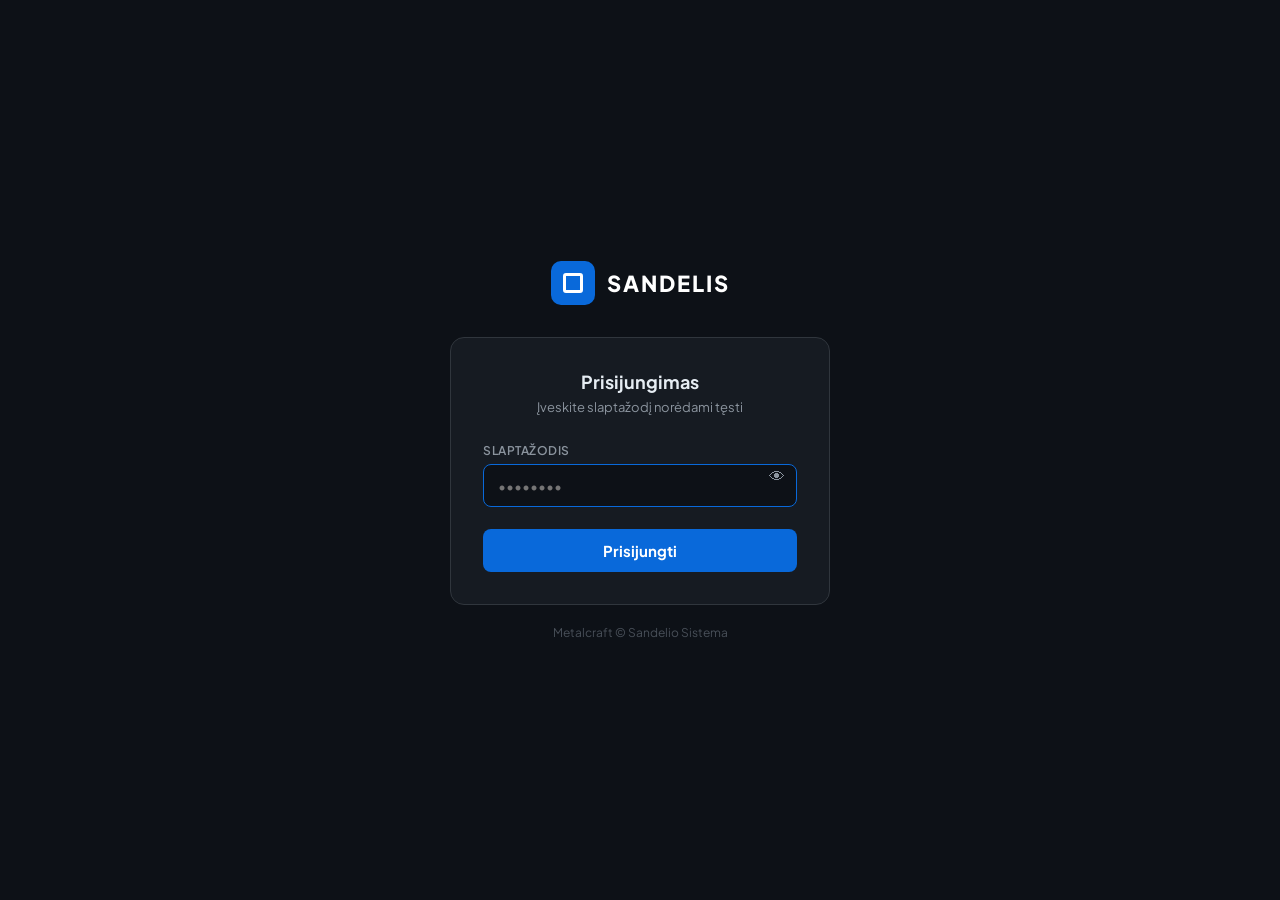
<file: templates/login.html>
<!DOCTYPE html>
<html lang="lt">
<head>
<meta charset="UTF-8">
<meta name="viewport" content="width=device-width,initial-scale=1">
<meta name="theme-color" content="#0969da">
<title>Prisijungimas – Sandelio Sistema</title>
<link href="https://fonts.googleapis.com/css2?family=Plus+Jakarta+Sans:wght@400;500;600;700;800&display=swap" rel="stylesheet">
<style>
  *, *::before, *::after { box-sizing: border-box; margin: 0; padding: 0; }

  body {
    font-family: 'Plus Jakarta Sans', sans-serif;
    background: #0d1117;
    min-height: 100vh;
    display: flex;
    align-items: center;
    justify-content: center;
    padding: 20px;
  }

  .wrap {
    width: 100%;
    max-width: 380px;
  }

  .logo-row {
    display: flex;
    align-items: center;
    justify-content: center;
    gap: 12px;
    margin-bottom: 32px;
  }

  .logo-ico {
    width: 44px;
    height: 44px;
    background: #0969da;
    border-radius: 10px;
    display: flex;
    align-items: center;
    justify-content: center;
  }

  .logo-ico::after {
    content: '';
    display: block;
    width: 20px;
    height: 20px;
    border: 3px solid #fff;
    border-radius: 3px;
  }

  .logo-txt {
    font-size: 22px;
    font-weight: 800;
    color: #fff;
    letter-spacing: 2px;
  }

  .card {
    background: #161b22;
    border: 1px solid #30363d;
    border-radius: 14px;
    padding: 32px;
  }

  .card-title {
    font-size: 18px;
    font-weight: 700;
    color: #e6edf3;
    margin-bottom: 6px;
    text-align: center;
  }

  .card-sub {
    font-size: 13px;
    color: #8b949e;
    text-align: center;
    margin-bottom: 28px;
  }

  .fl {
    display: block;
    font-size: 12px;
    font-weight: 600;
    color: #8b949e;
    letter-spacing: 0.5px;
    text-transform: uppercase;
    margin-bottom: 6px;
  }

  .inp {
    width: 100%;
    padding: 11px 14px;
    background: #0d1117;
    border: 1px solid #30363d;
    border-radius: 8px;
    color: #e6edf3;
    font-size: 15px;
    font-family: inherit;
    outline: none;
    transition: border-color .15s;
  }

  .inp:focus { border-color: #0969da; }

  .inp-wrap { margin-bottom: 18px; position: relative; }

  .inp-wrap .eye {
    position: absolute;
    right: 12px;
    top: 50%;
    transform: translateY(-50%);
    cursor: pointer;
    color: #8b949e;
    font-size: 16px;
    user-select: none;
  }

  .inp-wrap .eye:hover { color: #e6edf3; }

  .btn-login {
    width: 100%;
    padding: 12px;
    background: #0969da;
    color: #fff;
    border: none;
    border-radius: 8px;
    font-size: 15px;
    font-weight: 700;
    font-family: inherit;
    cursor: pointer;
    transition: background .15s, transform .1s;
    margin-top: 4px;
  }

  .btn-login:hover { background: #0860ca; }
  .btn-login:active { transform: scale(.98); }
  .btn-login:disabled { background: #30363d; color: #8b949e; cursor: not-allowed; transform: none; }

  .err {
    display: none;
    background: rgba(248,81,73,.12);
    border: 1px solid rgba(248,81,73,.4);
    color: #f85149;
    border-radius: 8px;
    padding: 10px 14px;
    font-size: 13px;
    font-weight: 600;
    margin-bottom: 16px;
    text-align: center;
  }

  .err.show { display: block; }

  .footer {
    text-align: center;
    margin-top: 20px;
    font-size: 12px;
    color: #484f58;
  }
</style>
</head>
<body>

<div class="wrap">
  <div class="logo-row">
    <div class="logo-ico"></div>
    <div class="logo-txt">SANDELIS</div>
  </div>

  <div class="card">
    <div class="card-title">Prisijungimas</div>
    <div class="card-sub">Įveskite slaptažodį norėdami tęsti</div>

    <div class="err" id="errMsg">Neteisingas slaptažodis</div>

    <div class="inp-wrap">
      <label class="fl" for="passInp">Slaptažodis</label>
      <input class="inp" type="password" id="passInp" placeholder="••••••••" autocomplete="current-password">
      <span class="eye" id="eyeBtn" onclick="togglePass()">👁</span>
    </div>

    <button class="btn-login" id="loginBtn" onclick="doLogin()">Prisijungti</button>
  </div>

  <div class="footer">Metalcraft &copy; Sandelio Sistema</div>
</div>

<script>
  // Enter key support
  document.getElementById('passInp').addEventListener('keydown', e => {
    if (e.key === 'Enter') doLogin();
  });

  // Auto-focus
  document.getElementById('passInp').focus();

  function togglePass() {
    const inp = document.getElementById('passInp');
    inp.type = inp.type === 'password' ? 'text' : 'password';
  }

  async function doLogin() {
    const slaptazodis = document.getElementById('passInp').value;
    if (!slaptazodis) return;

    const btn = document.getElementById('loginBtn');
    const err = document.getElementById('errMsg');
    btn.disabled = true;
    btn.textContent = 'Jungiamasi...';
    err.classList.remove('show');

    try {
      const r = await fetch('/api/auth/login', {
        method: 'POST',
        headers: { 'Content-Type': 'application/json' },
        body: JSON.stringify({ slaptazodis })
      });
      const d = await r.json();

      if (d.token) {
        // Išsaugoti token cookie
        const expires = new Date(Date.now() + 7 * 24 * 60 * 60 * 1000).toUTCString();
        document.cookie = 'stoken=' + d.token + ';expires=' + expires + ';path=/';
        localStorage.setItem('srole', d.role || 'admin');
        localStorage.setItem('svardas', d.vardas || 'Admin');
        window.location.href = '/';
      } else {
        err.classList.add('show');
        btn.disabled = false;
        btn.textContent = 'Prisijungti';
        document.getElementById('passInp').select();
      }
    } catch (e) {
      err.textContent = 'Serverio klaida. Bandykite dar kartą.';
      err.classList.add('show');
      btn.disabled = false;
      btn.textContent = 'Prisijungti';
    }
  }
</script>
</body>
</html>
</file>
